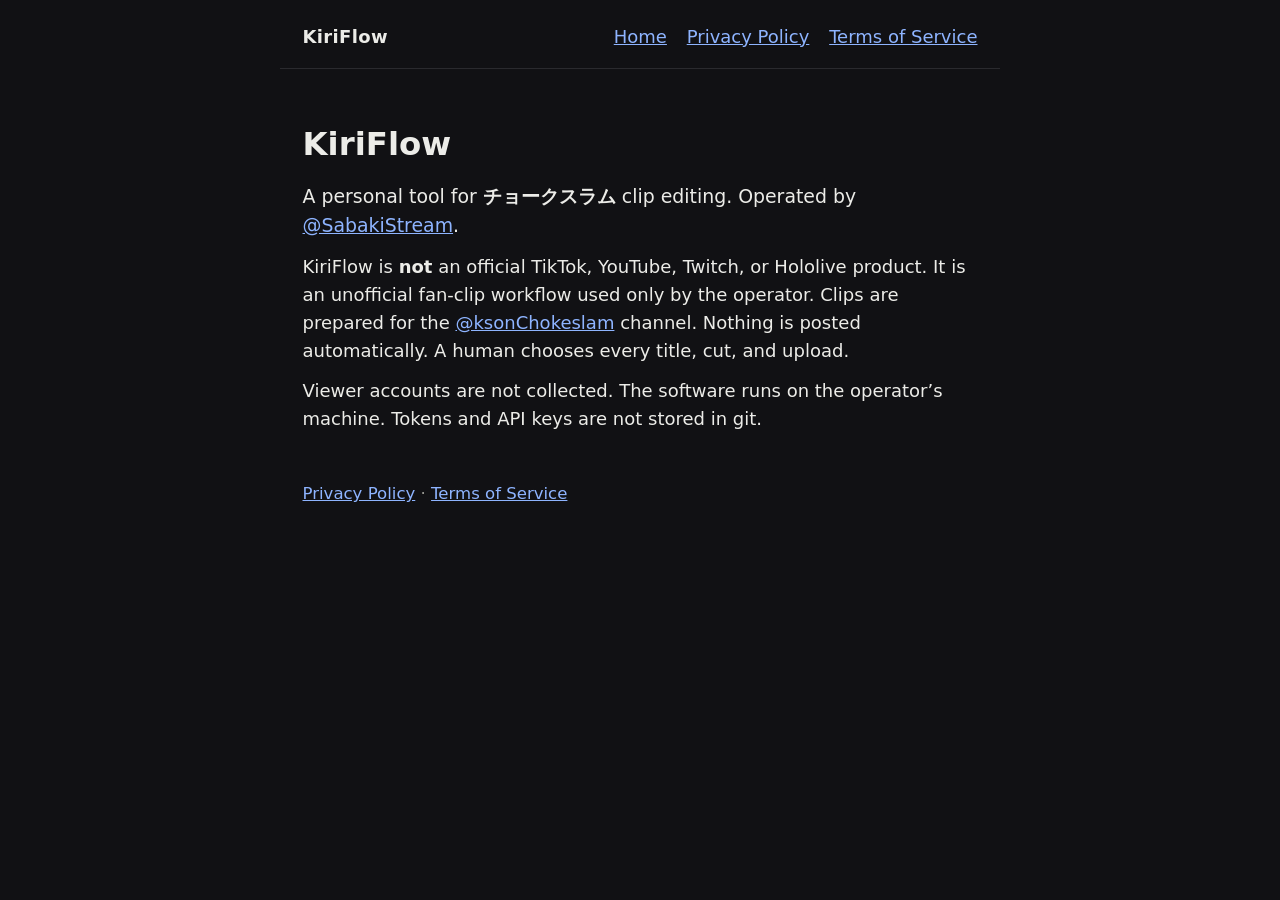
<file: index.html>
<!DOCTYPE html>
<html lang="en">
<head>
  <meta charset="utf-8">
  <meta name="viewport" content="width=device-width, initial-scale=1">
  <title>KiriFlow — チョークスラム</title>
  <link rel="stylesheet" href="styles.css">
</head>
<body>
  <header>
    <p class="brand">KiriFlow</p>
    <nav>
      <a href="index.html">Home</a>
      <a href="privacy.html">Privacy Policy</a>
      <a href="terms.html">Terms of Service</a>
    </nav>
  </header>

  <main>
    <h1>KiriFlow</h1>
    <p class="lede">A personal tool for <strong>チョークスラム</strong> clip editing. Operated by <a href="https://x.com/SabakiStream">@SabakiStream</a>.</p>

    <p>KiriFlow is <strong>not</strong> an official TikTok, YouTube, Twitch, or Hololive product. It is an unofficial fan-clip workflow used only by the operator. Clips are prepared for the <a href="https://www.youtube.com/@ksonChokeslam">@ksonChokeslam</a> channel. Nothing is posted automatically. A human chooses every title, cut, and upload.</p>

    <p>Viewer accounts are not collected. The software runs on the operator’s machine. Tokens and API keys are not stored in git.</p>
  </main>

  <footer>
    <a href="privacy.html">Privacy Policy</a>
    ·
    <a href="terms.html">Terms of Service</a>
  </footer>
</body>
</html>
</file>
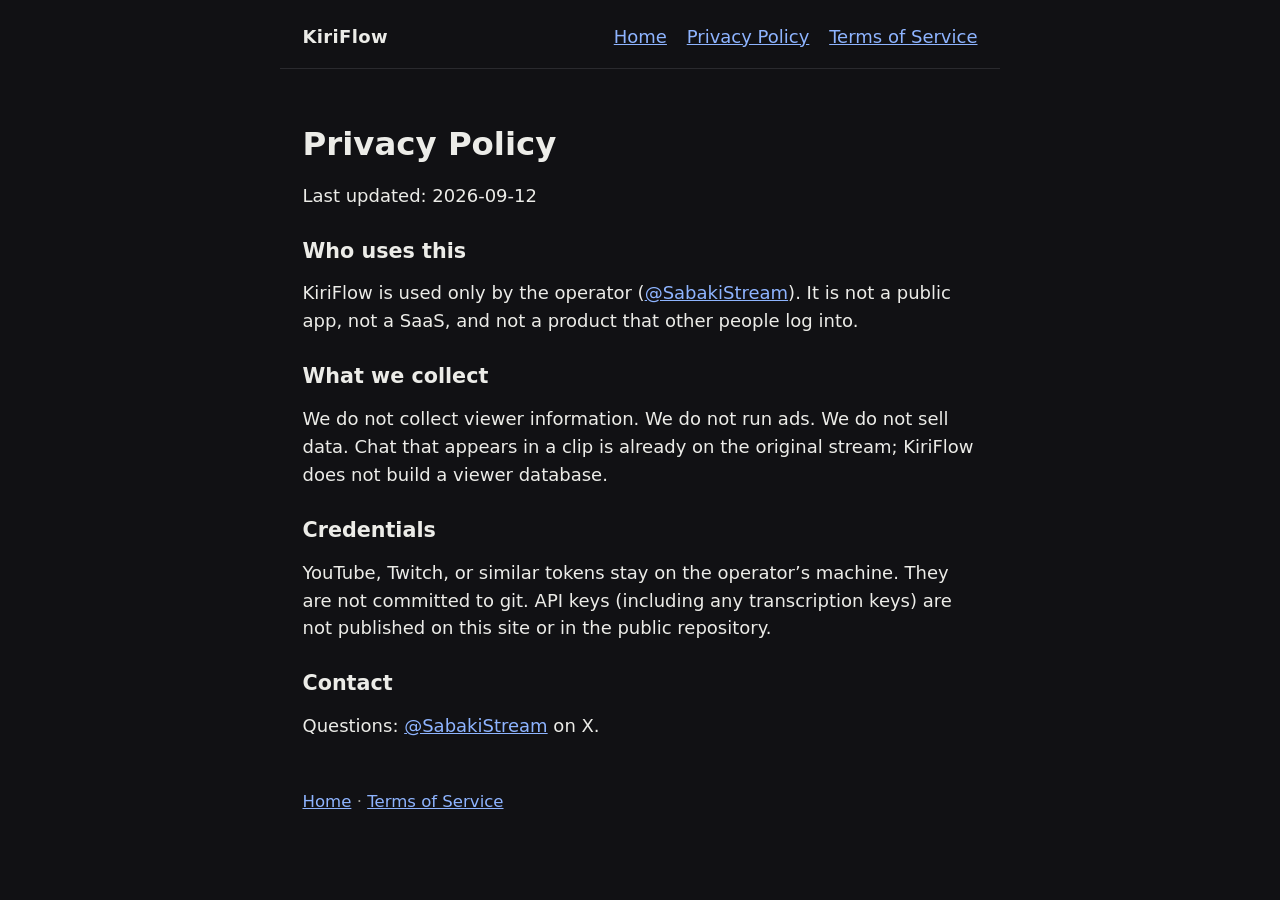
<file: privacy.html>
<!DOCTYPE html>
<html lang="en">
<head>
  <meta charset="utf-8">
  <meta name="viewport" content="width=device-width, initial-scale=1">
  <title>Privacy Policy — KiriFlow</title>
  <link rel="stylesheet" href="styles.css">
</head>
<body>
  <header>
    <p class="brand">KiriFlow</p>
    <nav>
      <a href="index.html">Home</a>
      <a href="privacy.html">Privacy Policy</a>
      <a href="terms.html">Terms of Service</a>
    </nav>
  </header>

  <main>
    <h1>Privacy Policy</h1>
    <p>Last updated: 2026-09-12</p>

    <h2>Who uses this</h2>
    <p>KiriFlow is used only by the operator (<a href="https://x.com/SabakiStream">@SabakiStream</a>). It is not a public app, not a SaaS, and not a product that other people log into.</p>

    <h2>What we collect</h2>
    <p>We do not collect viewer information. We do not run ads. We do not sell data. Chat that appears in a clip is already on the original stream; KiriFlow does not build a viewer database.</p>

    <h2>Credentials</h2>
    <p>YouTube, Twitch, or similar tokens stay on the operator’s machine. They are not committed to git. API keys (including any transcription keys) are not published on this site or in the public repository.</p>

    <h2>Contact</h2>
    <p>Questions: <a href="https://x.com/SabakiStream">@SabakiStream</a> on X.</p>
  </main>

  <footer>
    <a href="index.html">Home</a>
    ·
    <a href="terms.html">Terms of Service</a>
  </footer>
</body>
</html>
</file>
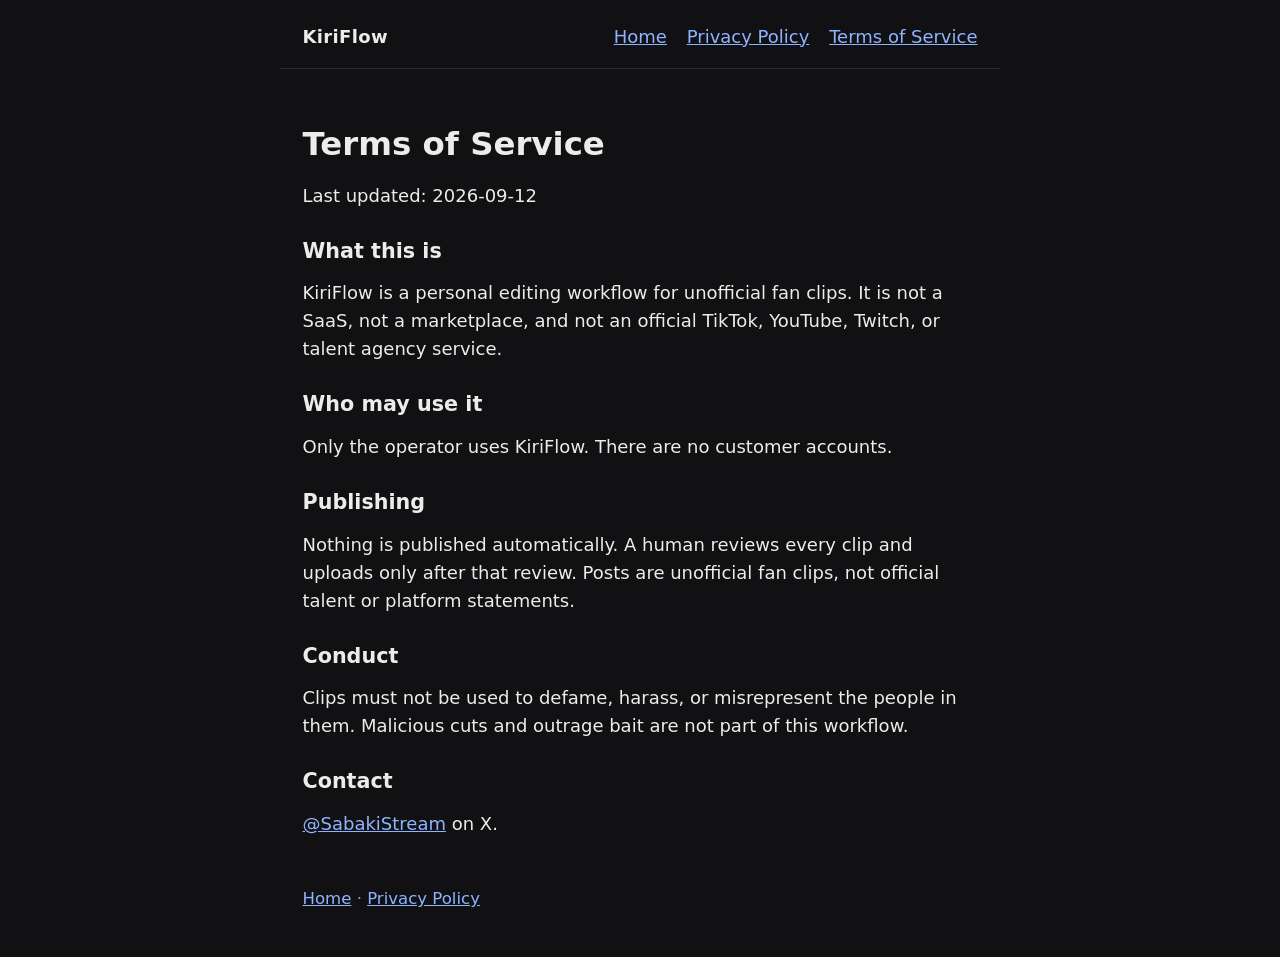
<file: terms.html>
<!DOCTYPE html>
<html lang="en">
<head>
  <meta charset="utf-8">
  <meta name="viewport" content="width=device-width, initial-scale=1">
  <title>Terms of Service — KiriFlow</title>
  <link rel="stylesheet" href="styles.css">
</head>
<body>
  <header>
    <p class="brand">KiriFlow</p>
    <nav>
      <a href="index.html">Home</a>
      <a href="privacy.html">Privacy Policy</a>
      <a href="terms.html">Terms of Service</a>
    </nav>
  </header>

  <main>
    <h1>Terms of Service</h1>
    <p>Last updated: 2026-09-12</p>

    <h2>What this is</h2>
    <p>KiriFlow is a personal editing workflow for unofficial fan clips. It is not a SaaS, not a marketplace, and not an official TikTok, YouTube, Twitch, or talent agency service.</p>

    <h2>Who may use it</h2>
    <p>Only the operator uses KiriFlow. There are no customer accounts.</p>

    <h2>Publishing</h2>
    <p>Nothing is published automatically. A human reviews every clip and uploads only after that review. Posts are unofficial fan clips, not official talent or platform statements.</p>

    <h2>Conduct</h2>
    <p>Clips must not be used to defame, harass, or misrepresent the people in them. Malicious cuts and outrage bait are not part of this workflow.</p>

    <h2>Contact</h2>
    <p><a href="https://x.com/SabakiStream">@SabakiStream</a> on X.</p>
  </main>

  <footer>
    <a href="index.html">Home</a>
    ·
    <a href="privacy.html">Privacy Policy</a>
  </footer>
</body>
</html>
</file>
<file: styles.css>
:root {
  color-scheme: dark;
  --bg: #111114;
  --fg: #ecece8;
  --muted: #9a9a94;
  --line: #2a2a2e;
  --link: #8eb4ff;
}

* { box-sizing: border-box; }

html, body {
  margin: 0;
  padding: 0;
  background: var(--bg);
  color: var(--fg);
  font: 18px/1.55 system-ui, "Segoe UI", sans-serif;
}

header, main, footer {
  max-width: 40rem;
  margin: 0 auto;
  padding: 1.25rem 1.25rem 0;
}

header {
  display: flex;
  flex-wrap: wrap;
  align-items: baseline;
  justify-content: space-between;
  gap: 0.75rem 1.25rem;
  border-bottom: 1px solid var(--line);
  padding-bottom: 1rem;
}

.brand {
  margin: 0;
  font-weight: 700;
  letter-spacing: 0.02em;
}

nav {
  display: flex;
  flex-wrap: wrap;
  gap: 0.85rem 1.1rem;
}

a { color: var(--link); }

h1 { font-size: 1.8rem; margin: 1.5rem 0 0.6rem; }
h2 { font-size: 1.15rem; margin: 1.4rem 0 0.4rem; }

.lede { font-size: 1.05rem; }

p { margin: 0.7rem 0; }

footer {
  color: var(--muted);
  font-size: 0.92rem;
  padding: 2rem 1.25rem 2.5rem;
}
</file>
